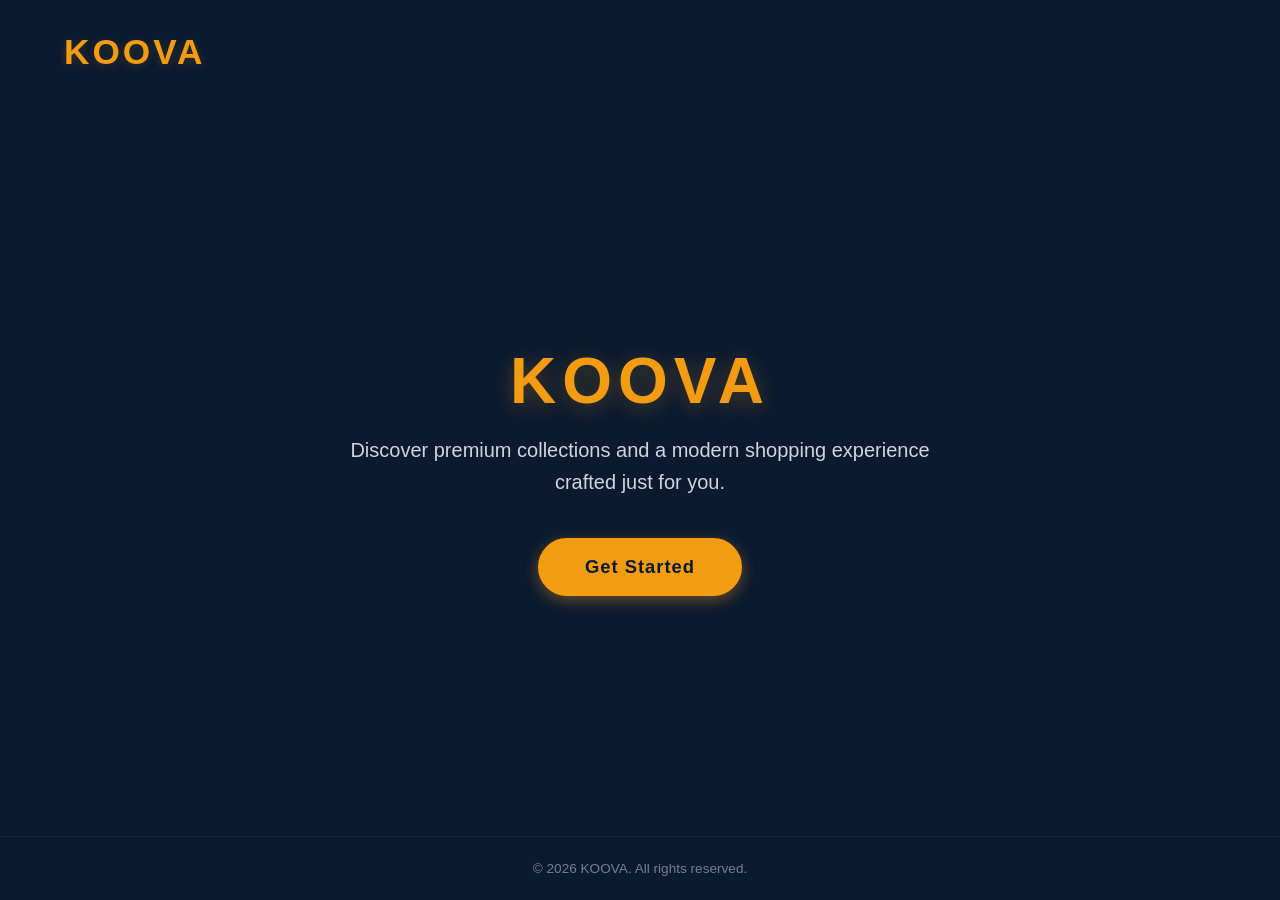
<file: KOOVA/index.html>
<!DOCTYPE html>
<html lang="en">
<head>
    <link rel="icon" href="image.png" type="image/x-icon" />
    <link rel="stylesheet" href="style.css">
    <meta charset="UTF-8">
    <meta name="author" content="Malek Amir">
    <meta name="description" content="KOOVA is your ultimate online shopping destination, offering items with an exclusive discounts and sales.">
    <meta name="keywords" content="KOOVA, Store, Online Shopping, Electronics, Discounts, Sales">
    <meta name="viewport" content="width=device-width, initial-scale=1.0">
    <title>KOOVA | Welcome</title>
    <script type="application/Id+jason">
        {
            @context: "https://schema.org",
            @type: "Website",
            name: "KOOVA-Store",
            url: "https://github.com/Malek-prog2011/KOOVA-Store",
        }
    </script>
</head>
<body>

    <!-- Top Header -->
    <header>
        <a href="" class="brand-title">KOOVA</a>
        <nav class="header-nav">
            <!-- <a href="about.html">About</a> -->
        </nav>
    </header>

    <!-- Main Landing Section -->
    <main class="hero-container">
        <!-- Main KOOVA Title -->
        <h1 class="hero-title">KOOVA</h1>
        <p class="hero-subtitle">
            Discover premium collections and a modern shopping experience crafted just for you.
        </p>

        <!-- Get Started Button -->
        <a href="home.html" class="btn-get-started">Get Started</a>
    </main>

    <!-- Footer -->
    <footer>
        &copy; 2026 KOOVA. All rights reserved.
    </footer>

</body>
</html>
</file>
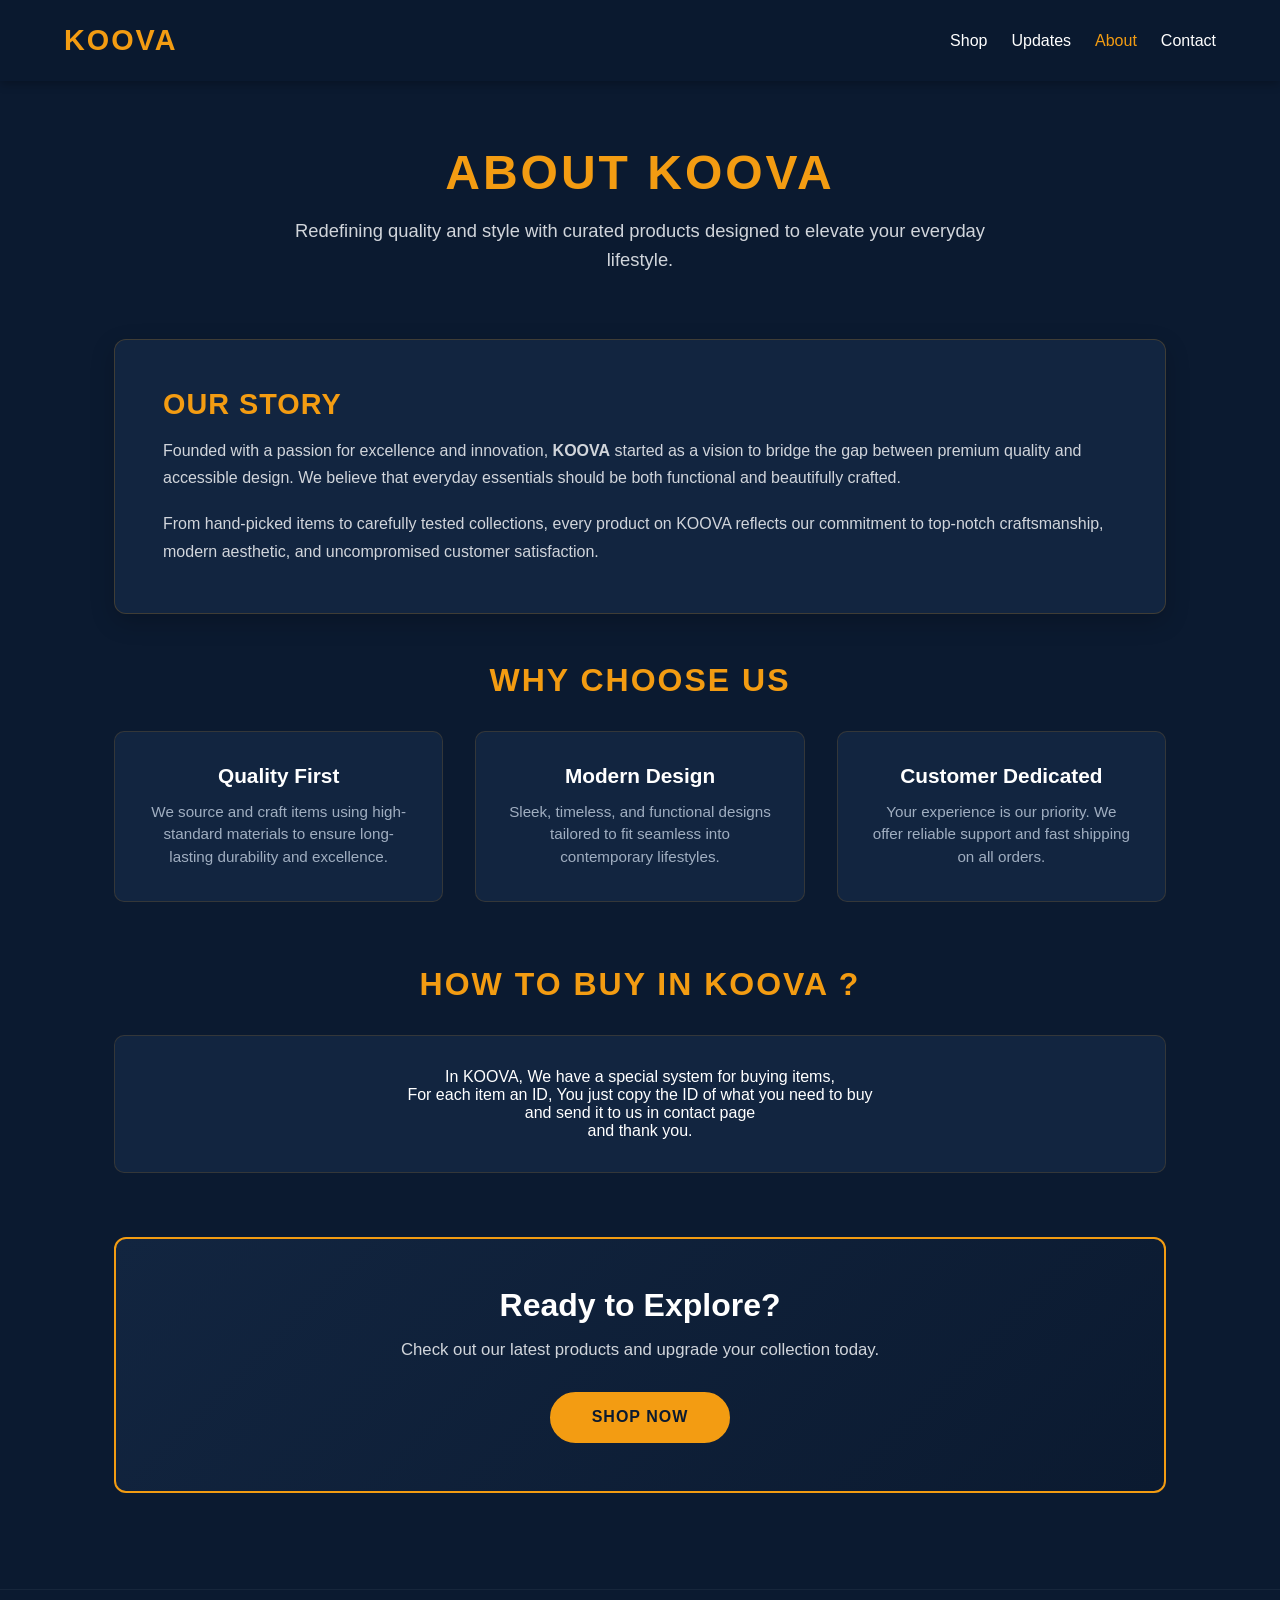
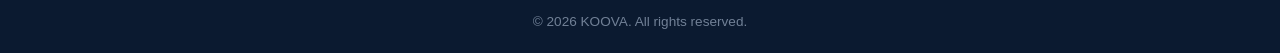
<file: KOOVA/about.html>
<!DOCTYPE html>
<html lang="en">
<head>
    <link rel="icon" href="image.png" type="image/x-icon" />
    <meta charset="UTF-8">
    <meta name="viewport" content="width=device-width, initial-scale=1.0">
    <title>KOOVA | About Us</title>
    <style>
        /* --- Reset & Base Styles --- */
        * {
            margin: 0;
            padding: 0;
            box-sizing: border-box;
            font-family: 'Segoe UI', Tahoma, Geneva, Verdana, sans-serif;
        }

        body {
            background-color: #0b1a30; /* Signature Dark Blue */
            color: #ffffff;
            min-height: 100vh;
            display: flex;
            flex-direction: column;
            justify-content: space-between;
        }

        /* --- Header & Navigation --- */
        header {
            padding: 1.5rem 5%;
            background-color: rgba(11, 26, 48, 0.95);
            position: sticky;
            top: 0;
            z-index: 1000;
            box-shadow: 0 2px 10px rgba(0, 0, 0, 0.3);
        }

        .navbar {
            display: flex;
            justify-content: space-between;
            align-items: center;
            max-width: 1200px;
            margin: 0 auto;
        }

        .logo {
            font-size: 1.8rem;
            font-weight: 800;
            color: #f39c12; /* Signature Gold */
            text-decoration: none;
            letter-spacing: 2px;
            text-transform: uppercase;
        }

        .nav-links {
            display: flex;
            list-style: none;
            gap: 1.5rem;
        }

        .nav-links a {
            color: #ffffff;
            text-decoration: none;
            font-weight: 500;
            transition: color 0.3s ease;
        }

        .nav-links a:hover,
        .nav-links a.active {
            color: #f39c12;
        }

        /* --- Page Header Banner --- */
        .hero-banner {
            text-align: center;
            padding: 4rem 1.5rem 2rem;
            max-width: 800px;
            margin: 0 auto;
        }

        .hero-banner h1 {
            font-size: 3rem;
            font-weight: 800;
            color: #f39c12;
            letter-spacing: 3px;
            text-transform: uppercase;
            margin-bottom: 1rem;
        }

        .hero-banner p {
            color: #d1d5db;
            font-size: 1.15rem;
            line-height: 1.6;
        }

        /* --- Main Content Section --- */
        .container {
            max-width: 1100px;
            margin: 2rem auto;
            padding: 0 1.5rem;
            width: 100%;
        }

        .story-section {
            background-color: #122540;
            padding: 3rem;
            border-radius: 12px;
            border: 1px solid rgba(243, 156, 18, 0.2);
            margin-bottom: 3rem;
            box-shadow: 0 8px 25px rgba(0, 0, 0, 0.2);
        }

        .story-section h2 {
            font-size: 1.8rem;
            color: #f39c12;
            margin-bottom: 1rem;
            text-transform: uppercase;
            letter-spacing: 1px;
        }

        .story-section p {
            color: #d1d5db;
            font-size: 1rem;
            line-height: 1.7;
            margin-bottom: 1.2rem;
        }

        .story-section p:last-child {
            margin-bottom: 0;
        }

        /* --- Core Values Grid --- */
        .section-title {
            text-align: center;
            font-size: 2rem;
            color: #f39c12;
            text-transform: uppercase;
            letter-spacing: 2px;
            margin-bottom: 2rem;
        }

        .values-grid {
            display: grid;
            grid-template-columns: repeat(auto-fit, minmax(280px, 1fr));
            gap: 2rem;
            margin-bottom: 4rem;
        }

        .value-card {
            background-color: #122540;
            padding: 2rem;
            border-radius: 10px;
            border: 1px solid rgba(243, 156, 18, 0.15);
            text-align: center;
            transition: transform 0.3s ease, border-color 0.3s ease;
        }

        .value-card:hover {
            transform: translateY(-5px);
            border-color: #f39c12;
        }

        .value-card h3 {
            color: #ffffff;
            font-size: 1.3rem;
            margin-bottom: 0.8rem;
        }

        .value-card p {
            color: #a0aec0;
            font-size: 0.95rem;
            line-height: 1.5;
        }

        /* --- Call to Action Banner --- */
        .cta-box {
            background: linear-gradient(135deg, #122540 0%, #0b1a30 100%);
            border: 2px solid #f39c12;
            border-radius: 12px;
            padding: 3rem 2rem;
            text-align: center;
        }

        .cta-box h2 {
            font-size: 2rem;
            margin-bottom: 1rem;
            color: #ffffff;
        }

        .cta-box p {
            color: #d1d5db;
            margin-bottom: 2rem;
            font-size: 1.05rem;
        }

        .btn-shop {
            display: inline-block;
            background-color: #f39c12;
            color: #0b1a30;
            font-size: 1rem;
            font-weight: 700;
            padding: 0.9rem 2.5rem;
            border-radius: 30px;
            text-decoration: none;
            text-transform: uppercase;
            letter-spacing: 1px;
            transition: all 0.3s ease;
            border: 2px solid #f39c12;
        }

        .btn-shop:hover {
            background-color: transparent;
            color: #f39c12;
            box-shadow: 0 4px 15px rgba(243, 156, 18, 0.4);
        }

        /* --- Footer --- */
        footer {
            text-align: center;
            padding: 1.5rem;
            font-size: 0.85rem;
            color: #718096;
            border-top: 1px solid rgba(255, 255, 255, 0.05);
            margin-top: 4rem;
        }

        /* --- Responsive View --- */
        @media (max-width: 768px) {
            .hero-banner h1 {
                font-size: 2.3rem;
            }

            .story-section {
                padding: 1.8rem;
            }

            .cta-box {
                padding: 2rem 1rem;
            }
        }
    </style>
</head>
<body>

    <!-- Header Navigation -->
    <header>
        <nav class="navbar">
            <a href="home.html" class="logo">KOOVA</a>
            <ul class="nav-links">
                <!-- <li><a href="home.html">Home</a></li> -->
                <li><a href="shop.html">Shop</a></li>
                <li><a href="updates.html">Updates</a></li>
                <li><a href="about.html" class="active">About</a></li>
                <li><a href="contact.html">Contact</a></li>
            </ul>
        </nav>
    </header>

    <!-- Page Title Header -->
    <section class="hero-banner">
        <h1>About KOOVA</h1>
        <p>Redefining quality and style with curated products designed to elevate your everyday lifestyle.</p>
    </section>

    <!-- Main Content Container -->
    <main class="container">

        <!-- Brand Story Card -->
        <div class="story-section">
            <h2>Our Story</h2>
            <p>
                Founded with a passion for excellence and innovation, <strong>KOOVA</strong> started as a vision to bridge the gap between premium quality and accessible design. We believe that everyday essentials should be both functional and beautifully crafted.
            </p>
            <p>
                From hand-picked items to carefully tested collections, every product on KOOVA reflects our commitment to top-notch craftsmanship, modern aesthetic, and uncompromised customer satisfaction.
            </p>
        </div>

        <!-- Core Values Section -->
        <h2 class="section-title">Why Choose Us</h2>
        <div class="values-grid">
            <div class="value-card">
                <h3>Quality First</h3>
                <p>We source and craft items using high-standard materials to ensure long-lasting durability and excellence.</p>
            </div>
            <div class="value-card">
                <h3>Modern Design</h3>
                <p>Sleek, timeless, and functional designs tailored to fit seamless into contemporary lifestyles.</p>
            </div>
            <div class="value-card">
                <h3>Customer Dedicated</h3>
                <p>Your experience is our priority. We offer reliable support and fast shipping on all orders.</p>
            </div>
        </div>
        <h2 class="section-title">How to buy in KOOVA ?</h2>
        <div class="values-grid">
            <div class="value-card">
                In KOOVA, We have a special system for buying items, 
                <br>
                For each item an ID, You just copy the ID of what you need to buy 
                <br>
                and send it to us in contact page  
                <br>
                and thank you.
                </div>
                </div>
        <!-- CTA Box -->
        <div class="cta-box">
            <h2>Ready to Explore?</h2>
            <p>Check out our latest products and upgrade your collection today.</p>
            <a href="shop.html" class="btn-shop">Shop Now</a>
        </div>

    </main>

    <!-- Footer -->
    <footer>
        &copy; 2026 KOOVA. All rights reserved.
    </footer>

</body>
</html>
</file>
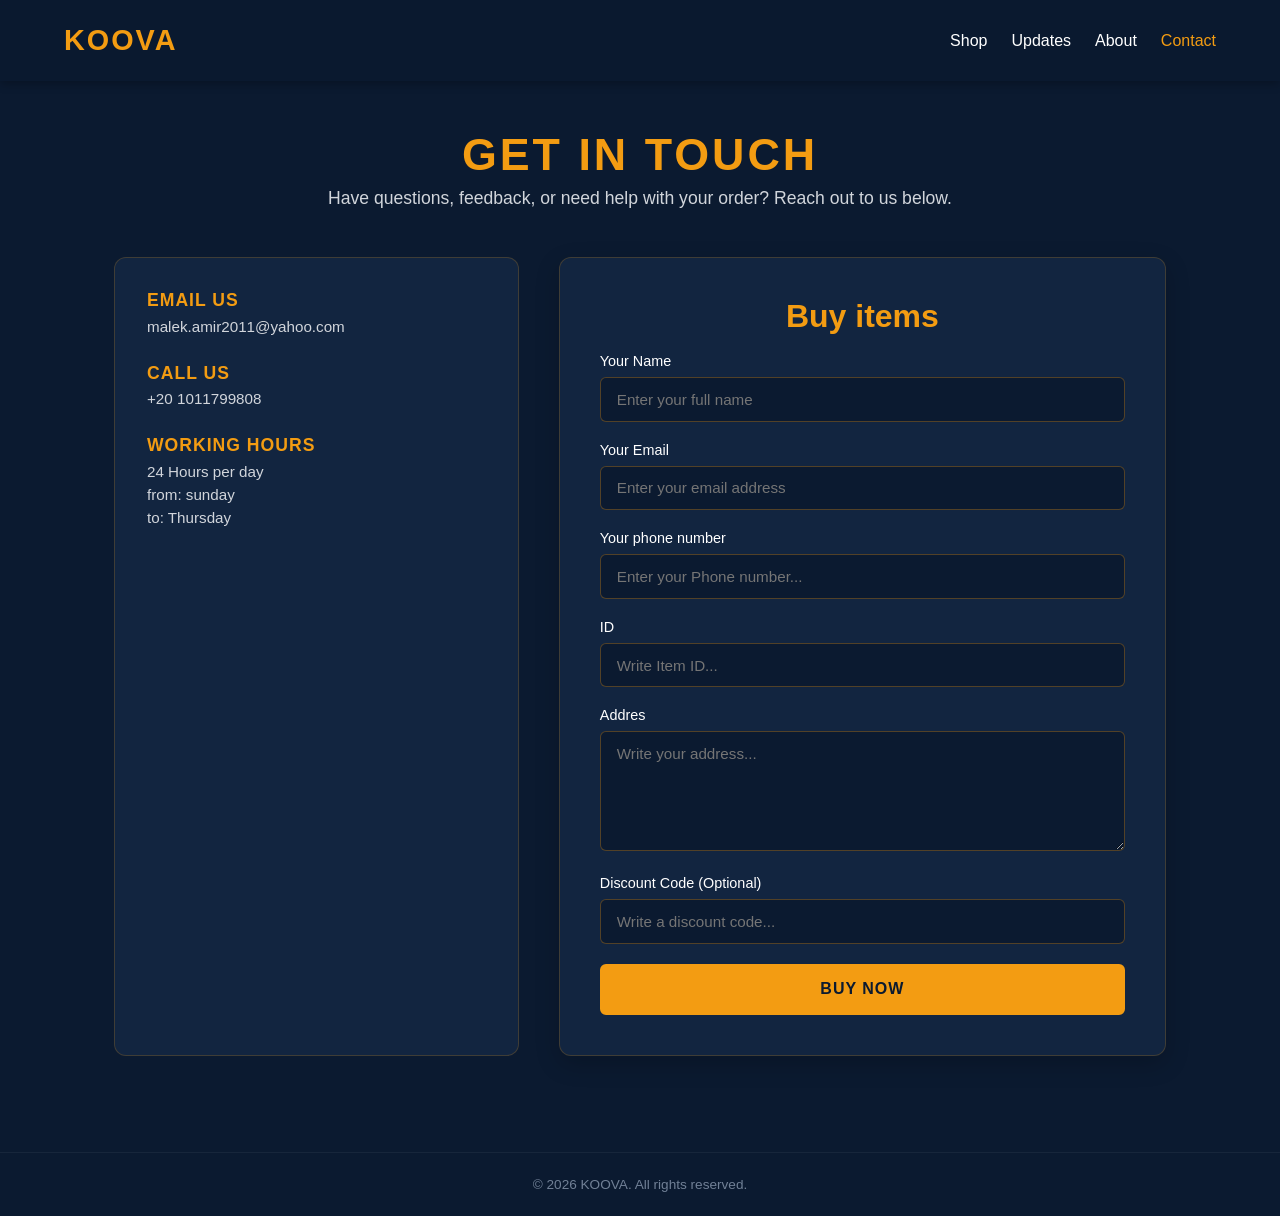
<file: KOOVA/contact.html>
<!DOCTYPE html>
<html lang="en">
<head>
    <link rel="icon" href="image.png" type="image/x-icon" />
    <meta charset="UTF-8">
    <meta name="viewport" content="width=device-width, initial-scale=1.0">
    <title>KOOVA | Contact</title>
    <style>
        /* --- Reset & Base Styles --- */
        * {
            margin: 0;
            padding: 0;
            box-sizing: border-box;
            font-family: 'Segoe UI', Tahoma, Geneva, Verdana, sans-serif;
        }

        body {
            background-color: #0b1a30; /* Signature Dark Blue */
            color: #ffffff;
            min-height: 100vh;
            display: flex;
            flex-direction: column;
            justify-content: space-between;
        }

        /* --- Header & Navigation --- */
        header {
            padding: 1.5rem 5%;
            background-color: rgba(11, 26, 48, 0.95);
            position: sticky;
            top: 0;
            z-index: 1000;
            box-shadow: 0 2px 10px rgba(0, 0, 0, 0.3);
        }

        .navbar {
            display: flex;
            justify-content: space-between;
            align-items: center;
            max-width: 1200px;
            margin: 0 auto;
        }

        .logo {
            font-size: 1.8rem;
            font-weight: 800;
            color: #f39c12; /* Signature Gold */
            text-decoration: none;
            letter-spacing: 2px;
            text-transform: uppercase;
        }

        .nav-links {
            display: flex;
            list-style: none;
            gap: 1.5rem;
        }

        .nav-links a {
            color: #ffffff;
            text-decoration: none;
            font-weight: 500;
            transition: color 0.3s ease;
        }

        .nav-links a:hover,
        .nav-links a.active {
            color: #f39c12;
        }

        /* --- Main Content Layout --- */
        .contact-container {
            max-width: 1100px;
            margin: 3rem auto;
            padding: 0 1.5rem;
            width: 100%;
        }

        .page-header {
            text-align: center;
            margin-bottom: 3rem;
        }

        .page-header h1 {
            font-size: 2.8rem;
            font-weight: 800;
            color: #f39c12;
            letter-spacing: 3px;
            text-transform: uppercase;
            margin-bottom: 0.5rem;
        }

        .page-header p {
            color: #d1d5db;
            font-size: 1.1rem;
        }

        .contact-grid {
            display: grid;
            grid-template-columns: 1fr 1.5fr;
            gap: 2.5rem;
        }

        /* --- Contact Details Info Cards --- */
        .info-card {
            background-color: #122540;
            padding: 2rem;
            border-radius: 12px;
            border: 1px solid rgba(243, 156, 18, 0.2);
            display: flex;
            flex-direction: column;
            gap: 1.5rem;
        }

        .info-item h3 {
            color: #f39c12;
            font-size: 1.1rem;
            margin-bottom: 0.3rem;
            text-transform: uppercase;
            letter-spacing: 1px;
        }

        .info-item p {
            color: #d1d5db;
            font-size: 0.95rem;
            line-height: 1.5;
        }

        /* --- Form Styling --- */
        .form-card {
            background-color: #122540;
            padding: 2.5rem;
            border-radius: 12px;
            border: 1px solid rgba(243, 156, 18, 0.2);
            box-shadow: 0 8px 25px rgba(0, 0, 0, 0.2);
        }

        .form-group {
            margin-bottom: 1.25rem;
        }

        .form-group label {
            display: block;
            margin-bottom: 0.5rem;
            color: #ffffff;
            font-weight: 500;
            font-size: 0.9rem;
        }

        .form-group input,
        .form-group textarea {
            width: 100%;
            padding: 0.8rem 1rem;
            background-color: #0b1a30;
            border: 1px solid rgba(243, 156, 18, 0.3);
            border-radius: 6px;
            color: #ffffff;
            font-size: 0.95rem;
            outline: none;
            transition: border-color 0.3s ease, box-shadow 0.3s ease;
        }

        .form-group input:focus,
        .form-group textarea:focus {
            border-color: #f39c12;
            box-shadow: 0 0 8px rgba(243, 156, 18, 0.3);
        }

        .form-group textarea {
            resize: vertical;
            min-height: 120px;
        }

        /* Submit Button */
        .btn-submit {
            width: 100%;
            background-color: #f39c12;
            color: #0b1a30;
            font-size: 1rem;
            font-weight: 700;
            padding: 0.9rem;
            border: 2px solid #f39c12;
            border-radius: 6px;
            cursor: pointer;
            text-transform: uppercase;
            letter-spacing: 1px;
            transition: all 0.3s ease;
        }

        .btn-submit:hover {
            background-color: transparent;
            color: #f39c12;
            box-shadow: 0 4px 15px rgba(243, 156, 18, 0.4);
        }

        /* --- Footer --- */
        footer {
            text-align: center;
            padding: 1.5rem;
            font-size: 0.85rem;
            color: #718096;
            border-top: 1px solid rgba(255, 255, 255, 0.05);
            margin-top: 3rem;
        }

        /* --- Responsive View --- */
        @media (max-width: 768px) {
            .contact-grid {
                grid-template-columns: 1fr;
            }

            .page-header h1 {
                font-size: 2.2rem;
            }

            .form-card {
                padding: 1.5rem;
            }
        }
        .a09{
            text-align: center;
            color: #f39c12;
        }
    </style>
</head>
<body>

    <!-- Header Navigation -->
    <header>
        <nav class="navbar">
            <a href="home.html" class="logo">KOOVA</a>
            <ul class="nav-links">
                <!-- <li><a href="home.html">Home</a></li> -->
                <li><a href="shop.html">Shop</a></li>
                <li><a href="updates.html">Updates</a></li>
                <li><a href="about.html">About</a></li>
                <li><a href="contact.html" class="active">Contact</a></li>
            </ul>
        </nav>
    </header>

    <!-- Contact Page Content -->
    <main class="contact-container">
        <div class="page-header">
            <h1>Get In Touch</h1>
            <p>Have questions, feedback, or need help with your order? Reach out to us below.</p>
        </div>

        <div class="contact-grid">
            <!-- Left Info Cards -->
            <div class="info-card">
                <div class="info-item">
                    <h3>Email Us</h3>
                    <p>malek.amir2011@yahoo.com</p>
                </div>

                <div class="info-item">
                    <h3>Call Us</h3>
                    <p>+20 1011799808</p>
                </div>

                <div class="info-item">
                    <h3>Working Hours</h3>
                    <p>24 Hours per day <br>
                        from: sunday <br> to: Thursday
                    </p>
                </div>

                <!-- <div class="info-item">
                    <h3>Office Address</h3>
                    <p>123 Innovation Way<br>Tech Suite 400<br>Commerce City, CC 10001</p>
                </div> -->
            </div>

            <!-- Right Contact Form -->
            <div class="form-card">
                <h1 class="a09">Buy items</h1>
                <br>
                <form action="https://formspree.io/f/xlgqqady" method="POST">
                    <div class="form-group">
                        <label for="name">Your Name</label>
                        <input type="text" id="name" name="name" placeholder="Enter your full name" required>
                    </div>

                    <div class="form-group">
                        <label for="email">Your Email</label>
                        <input type="email" id="email" name="email" placeholder="Enter your email address" required>
                    </div>
                    <div class="form-group">
                        <label for="mobile phone">Your phone number</label>
                        <input type="text" id="number" name="number" placeholder="Enter your Phone number..." required>
                    </div>

                    <div class="form-group">
                        <label for="ID">ID</label>
                        <input type="text" id="id" name="id" placeholder="Write Item ID..." required>
                    </div>

                    <div class="form-group">
                        <label for="addres">Addres</label>
                        <textarea id="address" name="Address" placeholder="Write your address..." required></textarea>
                    </div>
                    <div class="form-group">
                        <label for="Discount-code">Discount Code (Optional)</label>
                        <input type="text" id="code" name="discount code" placeholder="Write a discount code...">
                    </div>

                    <button type="submit" class="btn-submit">Buy now</button>
                </form>
            </div>
        </div>
    </main>

    <!-- Footer -->
    <footer>
        &copy; 2026 KOOVA. All rights reserved.
    </footer>

</body>
</html>
</file>
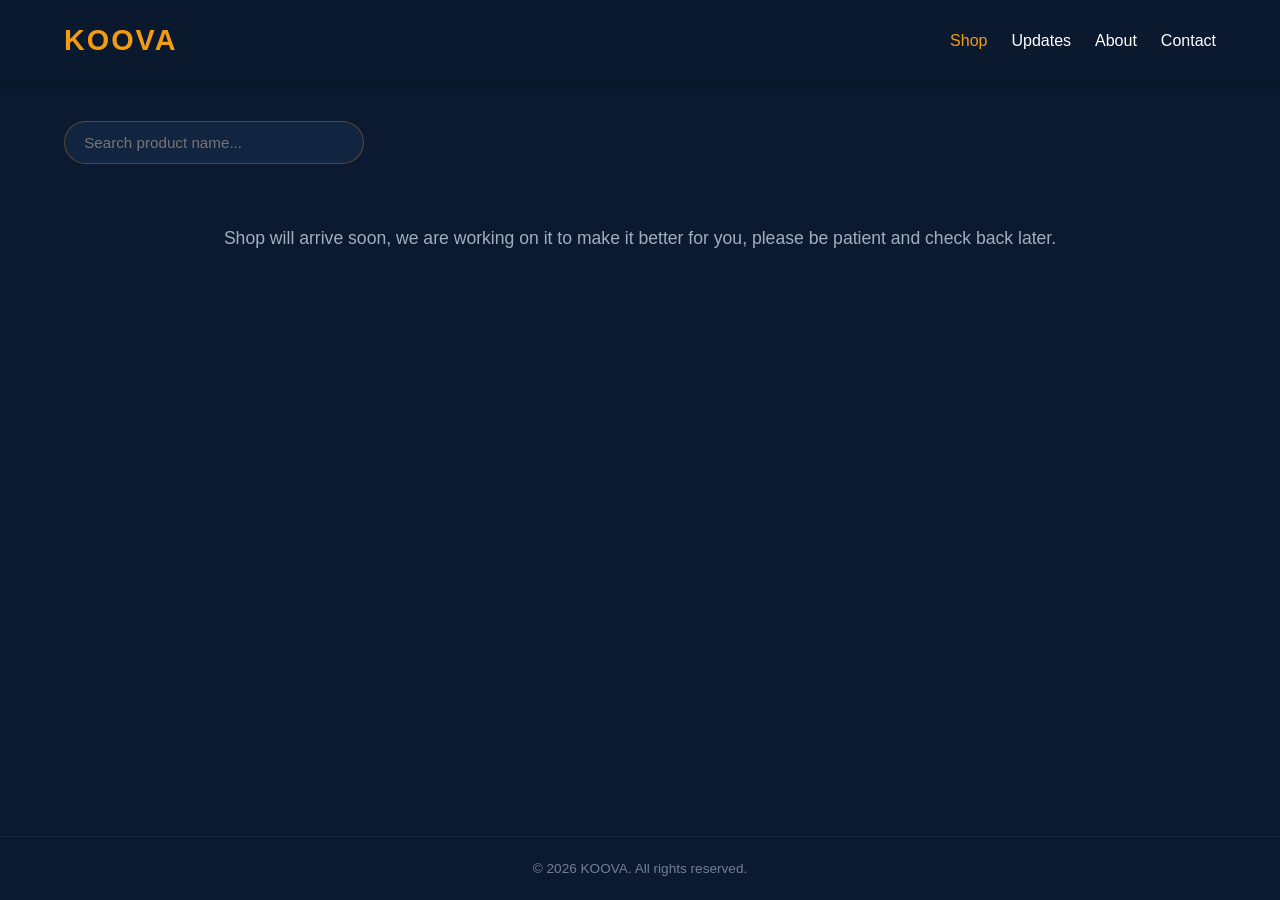
<file: KOOVA/shop.html>
<!DOCTYPE html>
<html lang="en">
<head>
    <link rel="icon" href="image.png" type="image/x-icon" />
    <meta charset="UTF-8">
    <meta name="viewport" content="width=device-width, initial-scale=1.0">
    <title>KOOVA | Shop Collections</title>
    <style>
        /* --- Reset & Base Styles --- */
        * {
            margin: 0;
            padding: 0;
            box-sizing: border-box;
            font-family: 'Segoe UI', Tahoma, Geneva, Verdana, sans-serif;
        }

        body {
            background-color: #0b1a30; /* Signature Dark Blue */
            color: #ffffff;
            min-height: 100vh;
            display: flex;
            flex-direction: column;
        }

        /* --- Header & Navigation --- */
        header {
            padding: 1.5rem 5%;
            background-color: rgba(11, 26, 48, 0.95);
            position: sticky;
            top: 0;
            z-index: 1000;
            box-shadow: 0 2px 10px rgba(0, 0, 0, 0.3);
        }

        .navbar {
            display: flex;
            justify-content: space-between;
            align-items: center;
            max-width: 1200px;
            margin: 0 auto;
        }

        .logo {
            font-size: 1.8rem;
            font-weight: 800;
            color: #f39c12; /* Signature Gold */
            text-decoration: none;
            letter-spacing: 2px;
            text-transform: uppercase;
        }

        .nav-links {
            display: flex;
            list-style: none;
            gap: 1.5rem;
        }

        .nav-links a {
            color: #ffffff;
            text-decoration: none;
            font-weight: 500;
            transition: color 0.3s ease;
        }

        .nav-links a:hover,
        .nav-links a.active {
            color: #f39c12;
        }

        /* --- Controls Section (Search & Filter) --- */
        .shop-controls {
            max-width: 1200px;
            margin: 2.5rem auto 1rem;
            padding: 0 1.5rem;
            width: 100%;
            display: flex;
            justify-content: space-between;
            align-items: center;
            flex-wrap: wrap;
            gap: 1.5rem;
        }

        .search-box input {
            padding: 0.75rem 1.2rem;
            background-color: #122540;
            border: 1px solid rgba(243, 156, 18, 0.3);
            border-radius: 25px;
            color: #ffffff;
            font-size: 0.95rem;
            width: 300px;
            outline: none;
            transition: border-color 0.3s ease, box-shadow 0.3s ease;
        }

        .search-box input:focus {
            border-color: #f39c12;
            box-shadow: 0 0 8px rgba(243, 156, 18, 0.3);
        }

        .filter-buttons {
            display: flex;
            gap: 0.8rem;
            flex-wrap: wrap;
        }

        .filter-btn {
            background-color: #122540;
            color: #ffffff;
            border: 1px solid rgba(243, 156, 18, 0.3);
            padding: 0.6rem 1.2rem;
            border-radius: 20px;
            cursor: pointer;
            font-size: 0.85rem;
            font-weight: 600;
            transition: all 0.3s ease;
        }

        .filter-btn.active,
        .filter-btn:hover {
            background-color: #f39c12;
            color: #0b1a30;
            border-color: #f39c12;
        }

        /* --- Main Products Grid Section --- */
        .container {
            max-width: 1200px;
            margin: 1rem auto 4rem;
            padding: 0 1.5rem;
            width: 100%;
            flex-grow: 1;
        }

        .product-grid {
            display: grid;
            grid-template-columns: repeat(auto-fill, minmax(260px, 1fr));
            gap: 2rem;
        }

        /* --- Product Card Styling --- */
        .product-card {
            background-color: #122540;
            border-radius: 12px;
            overflow: hidden;
            border: 1px solid rgba(243, 156, 18, 0.2);
            box-shadow: 0 6px 18px rgba(0, 0, 0, 0.2);
            transition: transform 0.3s ease, border-color 0.3s ease;
            display: flex;
            flex-direction: column;
        }

        .product-card:hover {
            transform: translateY(-5px);
            border-color: #f39c12;
        }

        /* Fixed aspect ratio container for images */
        .image-wrapper {
            width: 100%;
            height: 240px;
            overflow: hidden;
            background-color: #0b1a30;
        }

        .image-wrapper img {
            width: 100%;
            height: 100%;
            object-fit: cover;
            transition: transform 0.5s ease;
        }

        .product-card:hover .image-wrapper img {
            transform: scale(1.05);
        }

        /* Product Details */
        .product-info {
            padding: 1.25rem;
            display: flex;
            flex-direction: column;
            flex-grow: 1;
        }

        .product-category {
            font-size: 0.75rem;
            text-transform: uppercase;
            color: #f39c12;
            letter-spacing: 1px;
            margin-bottom: 0.3rem;
            font-weight: 600;
        }

        .product-title {
            font-size: 1.15rem;
            font-weight: 600;
            color: #ffffff;
            margin-bottom: 0.5rem;
        }

        .product-description {
            font-size: 0.88rem;
            color: #a0aec0;
            margin-bottom: 1rem;
            line-height: 1.4;
            flex-grow: 1;
        }

        .product-bottom {
            display: flex;
            justify-content: space-between;
            align-items: center;
            margin-top: auto;
            padding-top: 0.8rem;
            border-top: 1px solid rgba(255, 255, 255, 0.08);
        }

        .price {
            font-size: 1.3rem;
            font-weight: 700;
            color: #f39c12;
        }

        /* Hidden class for search functionality */
        .product-card.hidden {
            display: none !important;
        }

        /* Message displayed when no products match search */
        #no-results {
            display: none;
            text-align: center;
            padding: 3rem;
            color: #a0aec0;
            font-size: 1.1rem;
            grid-column: 1 / -1;
        }

        /* --- Footer --- */
        footer {
            text-align: center;
            padding: 1.5rem;
            font-size: 0.85rem;
            color: #718096;
            border-top: 1px solid rgba(255, 255, 255, 0.05);
            margin-top: auto;
        }

        /* --- Responsive Styles --- */
        @media (max-width: 600px) {
            .shop-controls {
                flex-direction: column;
                align-items: stretch;
            }

            .search-box input {
                width: 100%;
            }
        }
        .no{
            text-align: center;
            padding: 3rem;
            color: #a0aec0;
            font-size: 1.1rem;
        }
    </style>
</head>
<body>

    <!-- Header Navigation -->
    <header>
        <nav class="navbar">
            <a href="home.html" class="logo">KOOVA</a>
            <ul class="nav-links">
                <!-- <li><a href="#">Home</a></li> -->
                <li><a href="shop.html" class="active">Shop</a></li>
                <li><a href="updates.html">Updates</a></li>
                <li><a href="about.html">About</a></li>
                <li><a href="contact.html">Contact</a></li>
            </ul>
        </nav>
    </header>


    <div class="shop-controls">
        <div class="search-box">
            <input type="text" id="searchInput" placeholder="Search product name...">
        </div>
    </div>


    <!-- <main class="container">
        <div class="product-grid" id="productGrid">

            Card 1 
            <div class="product-card" data-category="accessories">
                <div class="image-wrapper">
                    <img src="https://encrypted-tbn0.gstatic.com/images?q=tbn:ANd9GcTWVXCHMcCqwv5xNVOYGgv3ypjBi464ZvTf21Mm9Fq8EA&s=10" alt="">
                </div>
                <div class="product-info">
                    <span class="product-category">Earbuds</span>
                    <h3 class="product-title">W26 CELEBRAT</h3>
                    <p class="product-description">ID = 1256378922</p>
                    <div class="product-bottom"><span class="price">L.E 1,200</span></div>
                </div>
            </div>


            <div class="product-card" data-category="electronics">
                <div class="image-wrapper">
                    <img src="https://encrypted-tbn0.gstatic.com/images?q=tbn:ANd9GcSXnUrk-Ytq5RVWFgmA3dMUBDJolFwQB5h45a1fkbrQyw&s=10" alt="">
                </div>
                <div class="product-info">
                    <span class="product-category">Mobile phone</span>
                    <h3 class="product-title">iPhone 17 pro max</h3>
                    <p class="product-description">ID = 6473948458</p>
                    <div class="product-bottom"><span class="price">L.E 106,000</span></div>
                </div>
            </div>


            <div class="product-card" data-category="">
                <div class="image-wrapper">
                    <img src="images.jpg" alt="">
                </div>
                <div class="product-info">
                    <span class="product-category">Playstation</span>
                    <h3 class="product-title">PlayStation 4 Slim (1 TB)</h3>
                    <p class="product-description">ID = 1755495345</p>
                    <div class="product-bottom"><span class="price">L.E 22,000</span></div>
                </div>
            </div>


            <div class="product-card" data-category="accessories">
                <div class="image-wrapper">
                    <img src="https://images.unsplash.com/photo-1584917865442-de89df76afd3?auto=format&fit=crop&w=600&q=80" alt="Leather Tote Bag">
                </div>
                <div class="product-info">
                    <span class="product-category">Accessories</span>
                    <h3 class="product-title">Leather Tote Bag</h3>
                    <p class="product-description">Handcrafted genuine leather handbag featuring spacious interior compartments.</p>
                    <div class="product-bottom"><span class="price">$129.99</span></div>
                </div>
            </div>

            <div class="product-card" data-category="electronics">
                <div class="image-wrapper">
                    <img src="https://images.unsplash.com/photo-1572536147248-ac59a8abfa4b?auto=format&fit=crop&w=600&q=80" alt="Smart Watch">
                </div>
                <div class="product-info">
                    <span class="product-category">Electronics</span>
                    <h3 class="product-title">Smart Watch</h3>
                    <p class="product-description">Fitness tracking smartwatch with heart rate monitoring and vivid AMOLED display.</p>
                    <div class="product-bottom"><span class="price">$179.99</span></div>
                </div>
            </div>

            <div class="product-card" data-category="accessories">
                <div class="image-wrapper">
                    <img src="https://images.unsplash.com/photo-1511499767150-a48a237f0083?auto=format&fit=crop&w=600&q=80" alt="Polarized Sunglasses">
                </div>
                <div class="product-info">
                    <span class="product-category">Accessories</span>
                    <h3 class="product-title">Polarized Sunglasses</h3>
                    <p class="product-description">Classic frame sunglasses with UV400 protective polarized lenses.</p>
                    <div class="product-bottom"><span class="price">$59.99</span></div>
                </div>
            </div>


            <div class="product-card" data-category="apparel">
                <div class="image-wrapper">
                    <img src="https://images.unsplash.com/photo-1521572267360-ee0c2909d518?auto=format&fit=crop&w=600&q=80" alt="Minimalist Cotton T-Shirt">
                </div>
                <div class="product-info">
                    <span class="product-category">Apparel</span>
                    <h3 class="product-title">Minimalist Cotton T-Shirt</h3>
                    <p class="product-description">Premium 100% organic cotton tee crafted for soft daily comfort.</p>
                    <div class="product-bottom"><span class="price">$34.99</span></div>
                </div>
            </div>


            <div class="product-card" data-category="footwear">
                <div class="image-wrapper">
                    <img src="https://images.unsplash.com/photo-1595950653106-6c9ebd614d3a?auto=format&fit=crop&w=600&q=80" alt="White Streetwear Sneakers">
                </div>
                <div class="product-info">
                    <span class="product-category">Footwear</span>
                    <h3 class="product-title">White Streetwear Sneakers</h3>
                    <p class="product-description">Clean white lifestyle sneakers designed with high durability outer soles.</p>
                    <div class="product-bottom"><span class="price">$99.99</span></div>
                </div>
            </div>


            <div class="product-card" data-category="electronics">
                <div class="image-wrapper">
                    <img src="https://images.unsplash.com/photo-1608043152269-423dbba4e7e1?auto=format&fit=crop&w=600&q=80" alt="Portable Bluetooth Speaker">
                </div>
                <div class="product-info">
                    <span class="product-category">Electronics</span>
                    <h3 class="product-title">Portable Bluetooth Speaker</h3>
                    <p class="product-description">Waterproof wireless speaker delivering rich bass and 12-hour continuous battery life.</p>
                    <div class="product-bottom"><span class="price">$79.99</span></div>
                </div>
            </div>

            <div class="product-card" data-category="accessories">
                <div class="image-wrapper">
                    <img src="https://images.unsplash.com/photo-1627123424574-724758594e93?auto=format&fit=crop&w=600&q=80" alt="Leather Slim Wallet">
                </div>
                <div class="product-info">
                    <span class="product-category">Accessories</span>
                    <h3 class="product-title">Leather Slim Wallet</h3>
                    <p class="product-description">Compact RFID-blocking minimalist leather wallet for modern everyday card storage.</p>
                    <div class="product-bottom"><span class="price">$45.00</span></div>
                </div>
            </div>


            <div class="product-card" data-category="apparel">
                <div class="image-wrapper">
                    <img src="https://images.unsplash.com/photo-1551028719-00167b16eac5?auto=format&fit=crop&w=600&q=80" alt="Urban Leather Jacket">
                </div>
                <div class="product-info">
                    <span class="product-category">Apparel</span>
                    <h3 class="product-title">Urban Leather Jacket</h3>
                    <p class="product-description">Sleek biker-style jacket made with genuine leather and soft interior lining.</p>
                    <div class="product-bottom"><span class="price">$249.99</span></div>
                </div>
            </div>


            <div class="product-card" data-category="electronics">
                <div class="image-wrapper">
                    <img src="https://images.unsplash.com/photo-1590658268037-6bf12165a8df?auto=format&fit=crop&w=600&q=80" alt="Wireless Earbuds">
                </div>
                <div class="product-info">
                    <span class="product-category">Electronics</span>
                    <h3 class="product-title">Wireless Earbuds</h3>
                    <p class="product-description">Ergonomic true wireless earbuds with touch controls and fast charging case.</p>
                    <div class="product-bottom"><span class="price">$119.99</span></div>
                </div>
            </div>


            <div class="product-card" data-category="accessories">
                <div class="image-wrapper">
                    <img src="https://images.unsplash.com/photo-1553062407-98eeb64c6a62?auto=format&fit=crop&w=600&q=80" alt="Travel Canvas Backpack">
                </div>
                <div class="product-info">
                    <span class="product-category">Accessories</span>
                    <h3 class="product-title">Travel Canvas Backpack</h3>
                    <p class="product-description">Water-resistant canvas backpack equipped with a padded 15-inch laptop sleeve.</p>
                    <div class="product-bottom"><span class="price">$85.00</span></div>
                </div>
            </div>


            <div class="product-card" data-category="footwear">
                <div class="image-wrapper">
                    <img src="https://images.unsplash.com/photo-1533867617858-e7b97e060509?auto=format&fit=crop&w=600&q=80" alt="Casual Leather Loafers">
                </div>
                <div class="product-info">
                    <span class="product-category">Footwear</span>
                    <h3 class="product-title">Casual Leather Loafers</h3>
                    <p class="product-description">Handmade comfortable leather loafers suited for casual and formal wear.</p>
                    <div class="product-bottom"><span class="price">$110.00</span></div>
                </div>
            </div>
            <div class="product-card" data-category="footwear">
                <div class="image-wrapper">
                    <img src="https://images.unsplash.com/photo-1533867617858-e7b97e060509?auto=format&fit=crop&w=600&q=80" alt="Casual Leather Loafers">
                </div>
                <div class="product-info">
                    <span class="product-category">Footwear</span>
                    <h3 class="product-title">Casual Leather Loafers</h3>
                    <p class="product-description">Handmade comfortable leather loafers suited for casual and formal wear.</p>
                    <div class="product-bottom"><span class="price">$110.00</span></div>
                </div>
            </div>
            <div class="product-card" data-category="footwear">
                <div class="image-wrapper">
                    <img src="https://encrypted-tbn0.gstatic.com/images?q=tbn:ANd9GcR9g_MnSz0REAx8BXWr8pfnU_lKJ4LUm9fCslPeaMAn-w&s=10">
                </div>
                <div class="product-info">
                    <span class="product-category">test</span>
                    <h3 class="product-title">test</h3>
                    <p class="product-description">test.</p>
                    <div class="product-bottom"><span class="price">$0.0</span></div>
                </div>
            </div>


            No results message
            <div id="no-results">No products found matching your search.</div>

        </div>
    </main> -->
    <div class="no">
        Shop will arrive soon, we are working on it to make it better for you, please be patient and check back later.
    </div>

    <!-- Footer -->
    <footer>
        &copy; 2026 KOOVA. All rights reserved.
    </footer>

    <!-- Interactive Name-Only Search JavaScript -->
    <script>
        const searchInput = document.getElementById('searchInput');
        const productCards = document.querySelectorAll('.product-card');
        const filterBtns = document.querySelectorAll('.filter-btn');
        const noResults = document.getElementById('no-results');

        let currentCategory = 'all';

        // Filter and Search Handler Function
        function filterProducts() {
            const query = searchInput.value.toLowerCase().trim();
            let visibleCount = 0;

            productCards.forEach(card => {
                // Strictly searches the product title (name) only
                const title = card.querySelector('.product-title').textContent.toLowerCase();
                const category = card.getAttribute('data-category');

                const matchesName = title.includes(query);
                const matchesCategory = (currentCategory === 'all' || category === currentCategory);

                if (matchesName && matchesCategory) {
                    card.classList.remove('hidden');
                    visibleCount++;
                } else {
                    card.classList.add('hidden');
                }
            });

            // Toggle no results text
            if (visibleCount === 0) {
                noResults.style.display = 'block';
            } else {
                noResults.style.display = 'none';
            }
        }

        // Live input search event listener
        searchInput.addEventListener('input', filterProducts);

        // Category filter click handler
        filterBtns.forEach(btn => {
            btn.addEventListener('click', () => {
                filterBtns.forEach(b => b.classList.remove('active'));
                btn.classList.add('active');
                currentCategory = btn.getAttribute('data-category');
                filterProducts();
            });
        });
    </script>
</body>
</html>
</file>
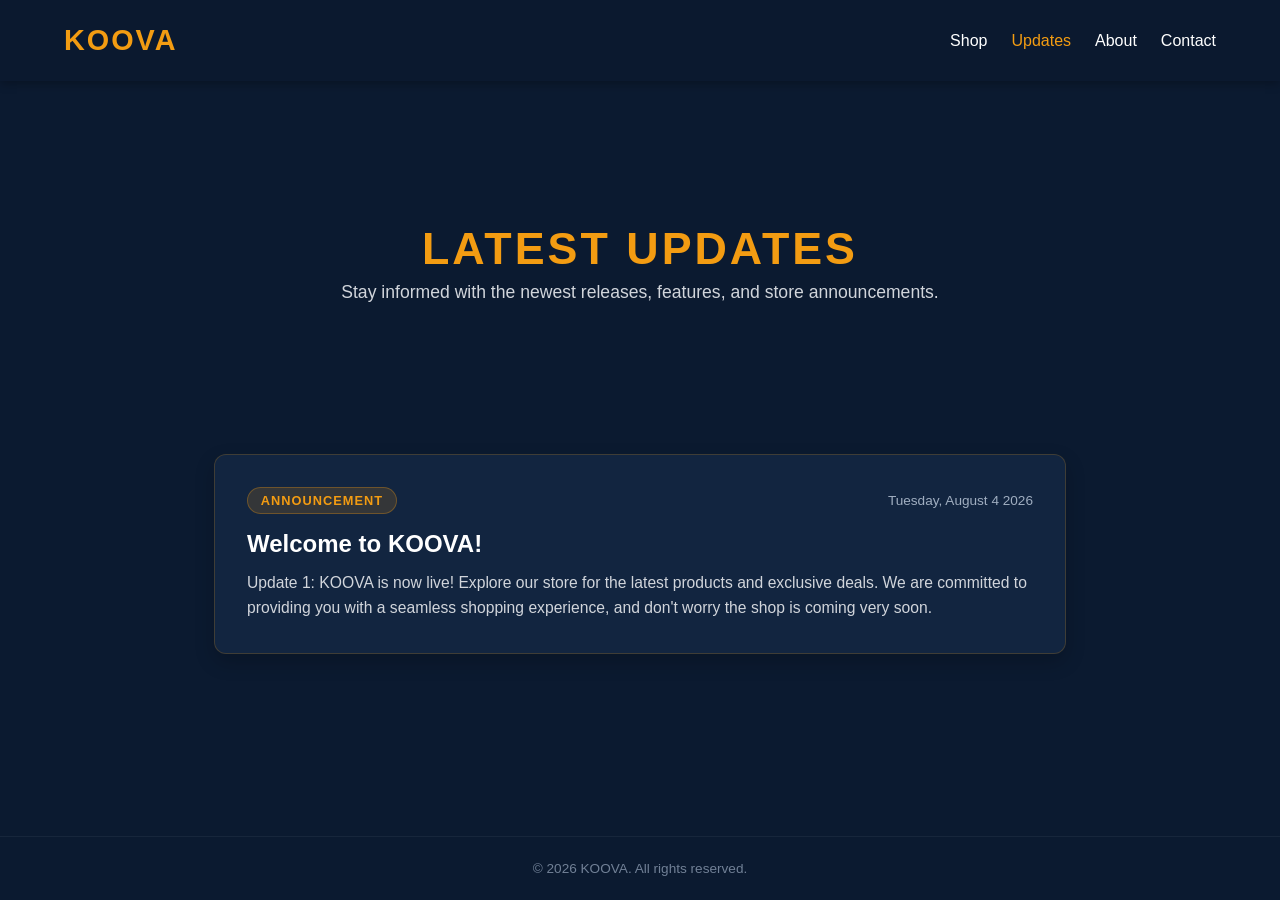
<file: KOOVA/updates.html>
<!DOCTYPE html>
<html lang="en">
<head>
    <link rel="icon" href="image.png" type="image/x-icon" />
    <meta charset="UTF-8">
    <meta name="viewport" content="width=device-width, initial-scale=1.0">
    <title>KOOVA | Latest Updates</title>
    <style>
        /* --- Reset & Base Styles --- */
        * {
            margin: 0;
            padding: 0;
            box-sizing: border-box;
            font-family: 'Segoe UI', Tahoma, Geneva, Verdana, sans-serif;
        }

        body {
            background-color: #0b1a30; /* Signature Dark Blue */
            color: #ffffff;
            min-height: 100vh;
            display: flex;
            flex-direction: column;
            justify-content: space-between;
        }

        /* --- Header & Navigation --- */
        header {
            padding: 1.5rem 5%;
            background-color: rgba(11, 26, 48, 0.95);
            position: sticky;
            top: 0;
            z-index: 1000;
            box-shadow: 0 2px 10px rgba(0, 0, 0, 0.3);
        }

        .navbar {
            display: flex;
            justify-content: space-between;
            align-items: center;
            max-width: 1200px;
            margin: 0 auto;
        }

        .logo {
            font-size: 1.8rem;
            font-weight: 800;
            color: #f39c12; /* Signature Gold */
            text-decoration: none;
            letter-spacing: 2px;
            text-transform: uppercase;
        }

        .nav-links {
            display: flex;
            list-style: none;
            gap: 1.5rem;
        }

        .nav-links a {
            color: #ffffff;
            text-decoration: none;
            font-weight: 500;
            transition: color 0.3s ease;
        }

        .nav-links a:hover,
        .nav-links a.active {
            color: #f39c12;
        }

        /* --- Page Header Banner --- */
        .hero-banner {
            text-align: center;
            padding: 3.5rem 1.5rem 2rem;
            max-width: 800px;
            margin: 0 auto;
        }

        .hero-banner h1 {
            font-size: 2.8rem;
            font-weight: 800;
            color: #f39c12;
            letter-spacing: 3px;
            text-transform: uppercase;
            margin-bottom: 0.5rem;
        }

        .hero-banner p {
            color: #d1d5db;
            font-size: 1.1rem;
        }

        /* --- Updates Container --- */
        .container {
            max-width: 900px;
            margin: 2rem auto;
            padding: 0 1.5rem;
            width: 100%;
        }

        .updates-feed {
            display: flex;
            flex-direction: column;
            gap: 2rem;
        }

        /* --- Update Card --- */
        .update-card {
            background-color: #122540;
            padding: 2rem;
            border-radius: 12px;
            border: 1px solid rgba(243, 156, 18, 0.2);
            box-shadow: 0 8px 20px rgba(0, 0, 0, 0.2);
            transition: transform 0.3s ease, border-color 0.3s ease;
        }

        .update-card:hover {
            transform: translateY(-3px);
            border-color: #f39c12;
        }

        .card-header {
            display: flex;
            justify-content: space-between;
            align-items: center;
            margin-bottom: 1rem;
            flex-wrap: wrap;
            gap: 0.5rem;
        }

        .tag {
            background-color: rgba(243, 156, 18, 0.15);
            color: #f39c12;
            padding: 0.3rem 0.8rem;
            border-radius: 20px;
            font-size: 0.8rem;
            font-weight: 700;
            text-transform: uppercase;
            letter-spacing: 1px;
            border: 1px solid rgba(243, 156, 18, 0.3);
        }

        .date {
            color: #a0aec0;
            font-size: 0.85rem;
        }

        .update-title {
            font-size: 1.5rem;
            color: #ffffff;
            margin-bottom: 0.8rem;
            font-weight: 600;
        }

        .update-body {
            color: #d1d5db;
            line-height: 1.6;
            font-size: 0.98rem;
        }

        /* --- Newsletter Subscription Section --- */
        .newsletter-box {
            background: linear-gradient(135deg, #122540 0%, #0b1a30 100%);
            border: 2px solid #f39c12;
            border-radius: 12px;
            padding: 2.5rem 2rem;
            text-align: center;
            margin-top: 4rem;
        }

        .newsletter-box h2 {
            font-size: 1.8rem;
            margin-bottom: 0.5rem;
            color: #ffffff;
        }

        .newsletter-box p {
            color: #d1d5db;
            margin-bottom: 1.5rem;
            font-size: 0.95rem;
        }

        .newsletter-form {
            display: flex;
            justify-content: center;
            gap: 0.8rem;
            max-width: 500px;
            margin: 0 auto;
        }

        .newsletter-form input {
            flex-grow: 1;
            padding: 0.8rem 1rem;
            background-color: #0b1a30;
            border: 1px solid rgba(243, 156, 18, 0.3);
            border-radius: 25px;
            color: #ffffff;
            font-size: 0.95rem;
            outline: none;
        }

        .newsletter-form input:focus {
            border-color: #f39c12;
        }

        .btn-subscribe {
            background-color: #f39c12;
            color: #0b1a30;
            font-weight: 700;
            padding: 0.8rem 1.8rem;
            border-radius: 25px;
            border: 2px solid #f39c12;
            cursor: pointer;
            text-transform: uppercase;
            letter-spacing: 1px;
            font-size: 0.85rem;
            transition: all 0.3s ease;
            white-space: nowrap;
        }

        .btn-subscribe:hover {
            background-color: transparent;
            color: #f39c12;
        }

        /* --- Footer --- */
        footer {
            text-align: center;
            padding: 1.5rem;
            font-size: 0.85rem;
            color: #718096;
            border-top: 1px solid rgba(255, 255, 255, 0.05);
            margin-top: 4rem;
        }

        /* --- Responsive View --- */
        @media (max-width: 600px) {
            .hero-banner h1 {
                font-size: 2.2rem;
            }

            .newsletter-form {
                flex-direction: column;
            }

            .btn-subscribe {
                width: 100%;
            }
        }
    </style>
</head>
<body>

    <!-- Header Navigation -->
    <header>
        <nav class="navbar">
            <a href="home.html" class="logo">KOOVA</a>
            <ul class="nav-links">
                <!-- <li><a href="home.html">Home</a></li> -->
                <li><a href="shop.html">Shop</a></li>
                <li><a href="updates.html" class="active">Updates</a></li>
                <li><a href="about.html">About</a></li>
                <li><a href="contact.html">Contact</a></li>
            </ul>
        </nav>
    </header>

    <!-- Banner -->
    <section class="hero-banner">
        <h1>Latest Updates</h1>
        <p>Stay informed with the newest releases, features, and store announcements.</p>
    </section>

    <!-- Main Updates Content -->
    <main class="container">
        <div class="updates-feed">

            <!-- Update 1
            <article class="update-card">
                <div class="card-header">
                    <span class="tag">New Collection</span>
                    <span class="date">August 2026</span>
                </div>
                <h2 class="update-title">Summer Accessory Collection Launched</h2>
                <p class="update-body">
                    We have officially released our late summer minimalist collection! Check out our new line of watches, leather goods, and premium accessories directly on the shop page.
                </p>
            </article> -->

                <!-- Update 2 
            <article class="update-card">
                <div class="card-header">
                    <span class="tag">Feature Update</span>
                    <span class="date">July 2026</span>
                </div>
                <h2 class="update-title">Improved Store Checkout Experience</h2>
                <p class="update-body">
                    We’ve revamped our cart system and checkout page for faster processing and enhanced security on all orders.
                </p>
            </article> -->


            <article class="update-card">
                <div class="card-header">
                    <span class="tag">Announcement</span>
                    <span class="date">Tuesday, August 4 2026</span>
                </div>
                <h2 class="update-title">Welcome to KOOVA!</h2>
                <p class="update-body">
                    Update 1: KOOVA is now live! Explore our store for the latest products and exclusive deals.
                    We are committed to providing you with a seamless shopping experience, and don't worry the shop is coming very soon.
                </p>
            </article>

        </div>

        <!-- Newsletter Signup Section
        <div class="newsletter-box">
            <h2>Never Miss an Update</h2>
            <p>Subscribe to our newsletter to receive news, exclusive deals, and product launches directly in your inbox.</p>
            <form class="newsletter-form" action="#" method="POST">
                <input type="email" placeholder="Enter your email address" required>
                <button type="submit" class="btn-subscribe">Subscribe</button>
            </form>
        </div> -->
    </main>

    <!-- Footer -->
    <footer>
        &copy; 2026 KOOVA. All rights reserved.
    </footer>

</body>
</html>
</file>
<file: KOOVA/style.css>
* {
            margin: 0;
            padding: 0;
            box-sizing: border-box;
            font-family: 'Segoe UI', Tahoma, Geneva, Verdana, sans-serif;
        }

        body {
            background-color: #0b1a30; /* Signature Dark Blue */
            color: #ffffff;
            height: 100vh;
            display: flex;
            flex-direction: column;
            justify-content: space-between;
            overflow-x: hidden;
        }

        /* --- Minimal Header --- */
        header {
            padding: 2rem 5%;
            display: flex;
            justify-content: space-between;
            align-items: center;
        }

        /* Title styling matching your brand */
        .brand-title {
            font-size: 2.2rem;
            font-weight: 800;
            color: #f39c12; /* Signature Gold */
            letter-spacing: 3px;
            text-transform: uppercase;
            text-decoration: none;
            text-shadow: 0 2px 10px rgba(243, 156, 18, 0.2);
        }

        .header-nav a {
            color: #ffffff;
            text-decoration: none;
            font-weight: 500;
            margin-left: 1.5rem;
            transition: color 0.3s ease;
        }

        .header-nav a:hover {
            color: #f39c12;
        }

        /* --- Hero Main Content --- */
        .hero-container {
            display: flex;
            flex-direction: column;
            align-items: center;
            justify-content: center;
            text-align: center;
            padding: 0 1.5rem;
            max-width: 800px;
            margin: 0 auto;
            flex-grow: 1;
        }

        .hero-title {
            font-size: 4rem;
            font-weight: 800;
            color: #f39c12; /* Gold accent styling */
            letter-spacing: 6px;
            text-transform: uppercase;
            margin-bottom: 1rem;
            text-shadow: 0 4px 20px rgba(243, 156, 18, 0.3);
        }

        .hero-subtitle {
            font-size: 1.25rem;
            color: #d1d5db;
            margin-bottom: 2.5rem;
            line-height: 1.6;
            max-width: 600px;
        }

        /* --- Get Started Button --- */
        .btn-get-started {
            display: inline-block;
            background-color: #f39c12;
            color: #0b1a30;
            font-size: 1.15rem;
            font-weight: 700;
            padding: 1rem 2.8rem;
            border-radius: 30px;
            text-decoration: none;
            letter-spacing: 1px;
            box-shadow: 0 4px 15px rgba(243, 156, 18, 0.4);
            transition: all 0.3s ease;
            border: 2px solid #f39c12;
        }

        .btn-get-started:hover {
            background-color: transparent;
            color: #f39c12;
            transform: translateY(-3px);
            box-shadow: 0 6px 20px rgba(243, 156, 18, 0.6);
        }

        /* --- Footer --- */
        footer {
            text-align: center;
            padding: 1.5rem;
            font-size: 0.85rem;
            color: #718096;
            border-top: 1px solid rgba(255, 255, 255, 0.05);
        }

        /* --- Responsive Design --- */
        @media (max-width: 768px) {
            .hero-title {
                font-size: 2.8rem;
                letter-spacing: 4px;
            }

            .hero-subtitle {
                font-size: 1rem;
            }

            .btn-get-started {
                padding: 0.8rem 2rem;
                font-size: 1rem;
            }
        }
</file>
